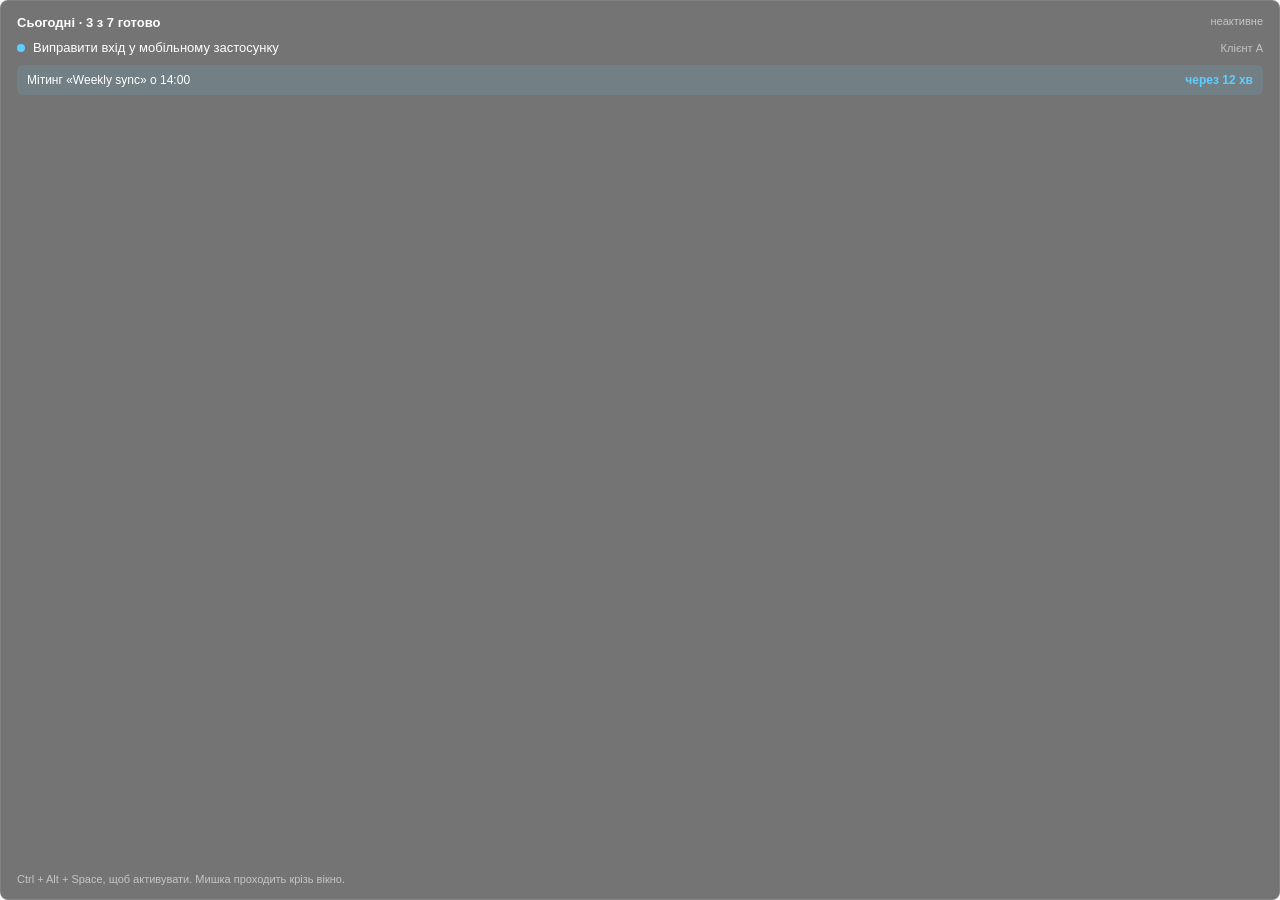
<file: prototypes/overlay/ui/index.html>
<!doctype html>
<html lang="uk">
<head>
<meta charset="utf-8">
<title>Sidekick</title>
<link rel="stylesheet" href="style.css">
</head>
<body>
<main class="panel" data-tauri-drag-region>
  <header data-tauri-drag-region>
    <b>Сьогодні · 3 з 7 готово</b><span id="state">неактивне</span>
  </header>
  <div class="task"><i></i><span>Виправити вхід у мобільному застосунку</span><small>Клієнт A</small></div>
  <div class="meeting"><span>Мітинг «Weekly sync» о 14:00</span><b>через 12 хв</b></div>
  <input placeholder="Нова задача… (перевірка фокусу і вводу)">
  <footer>Ctrl + Alt + Space, щоб активувати. Мишка проходить крізь вікно.</footer>
</main>
<script src="main.js"></script>
</body>
</html>
</file>
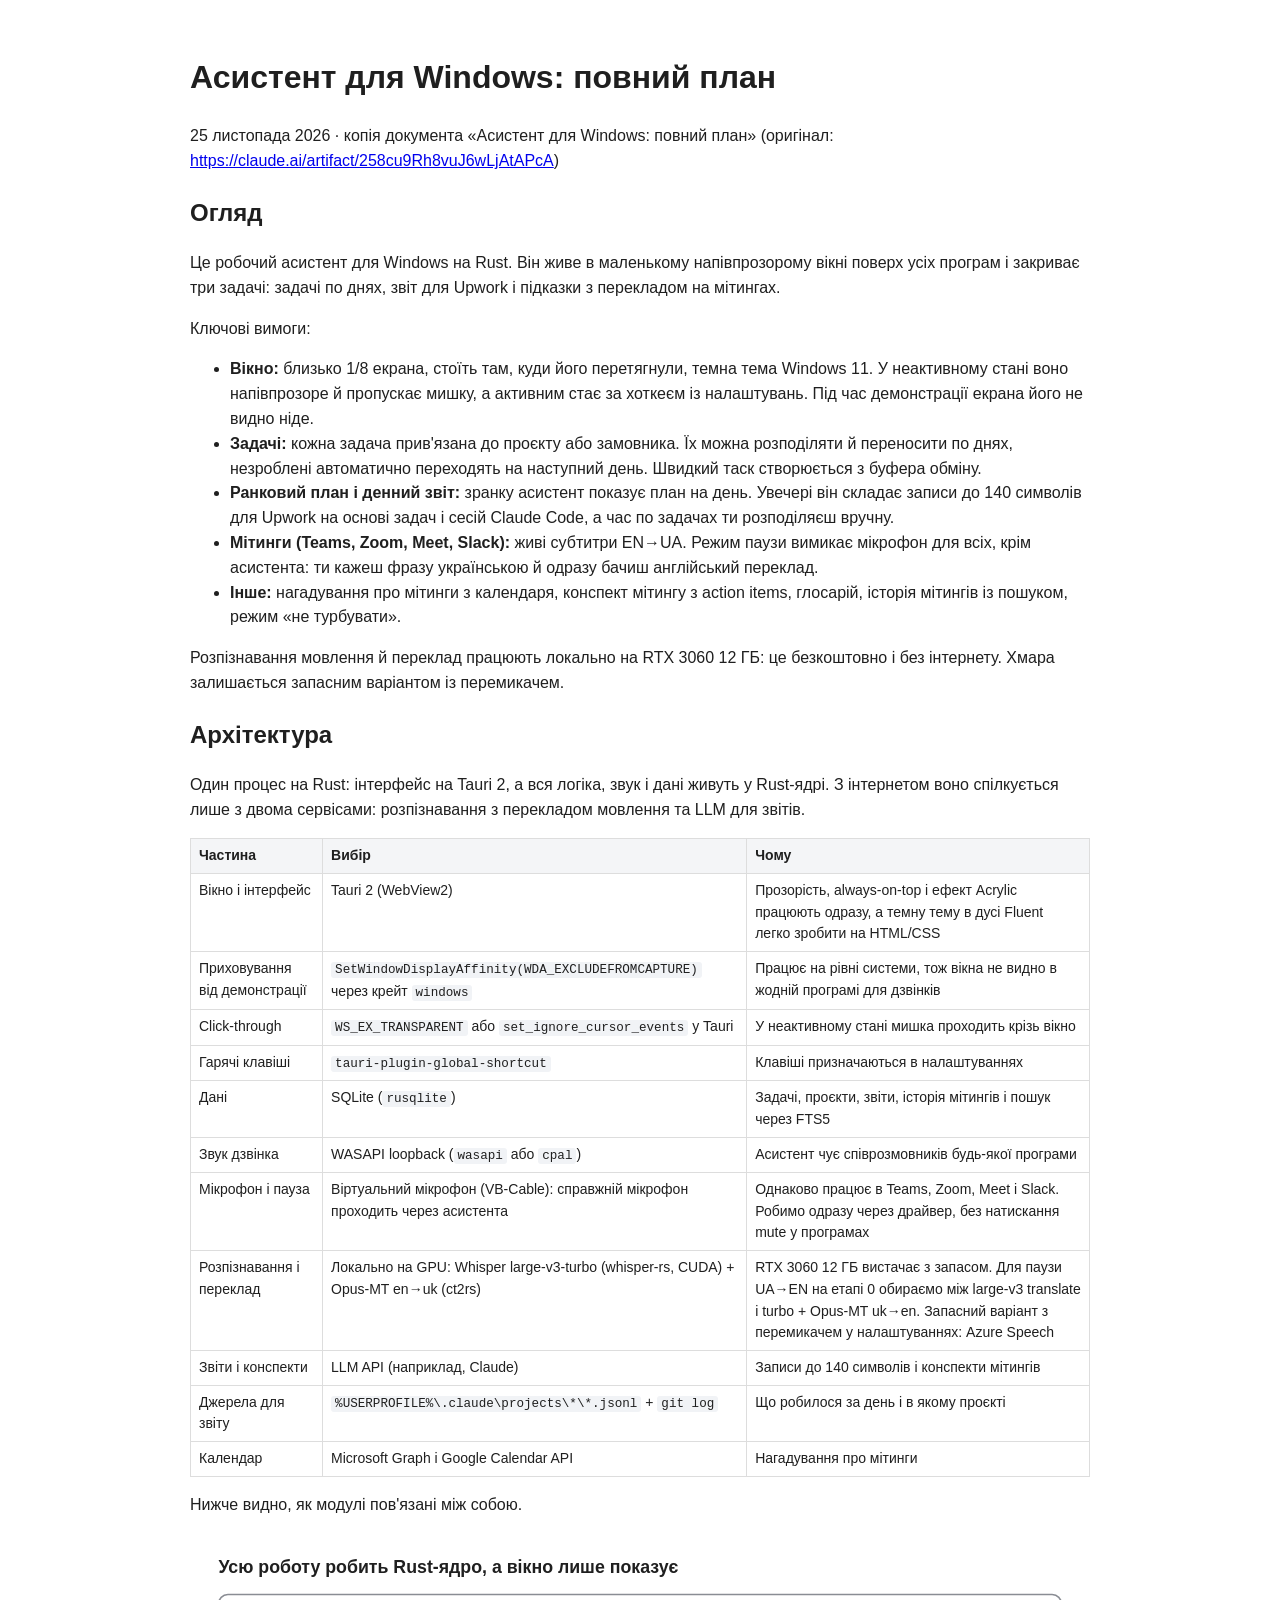
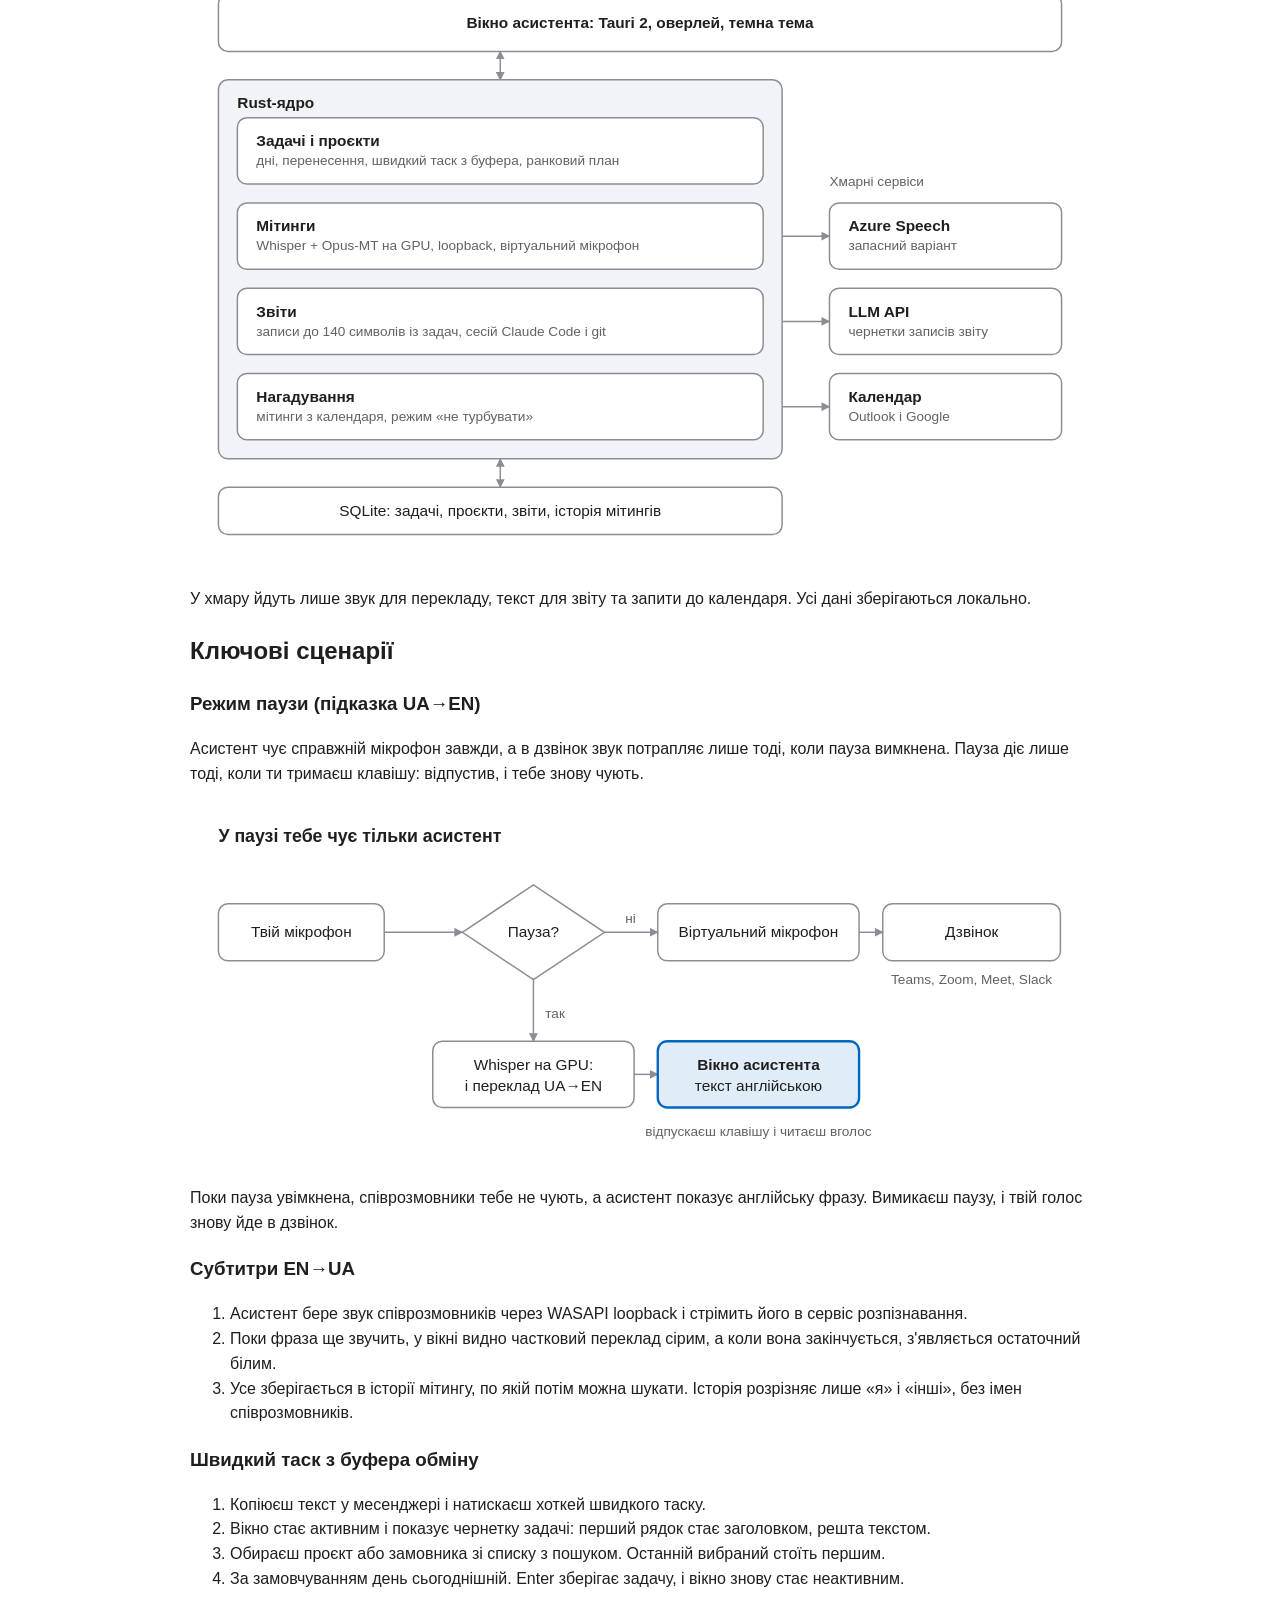
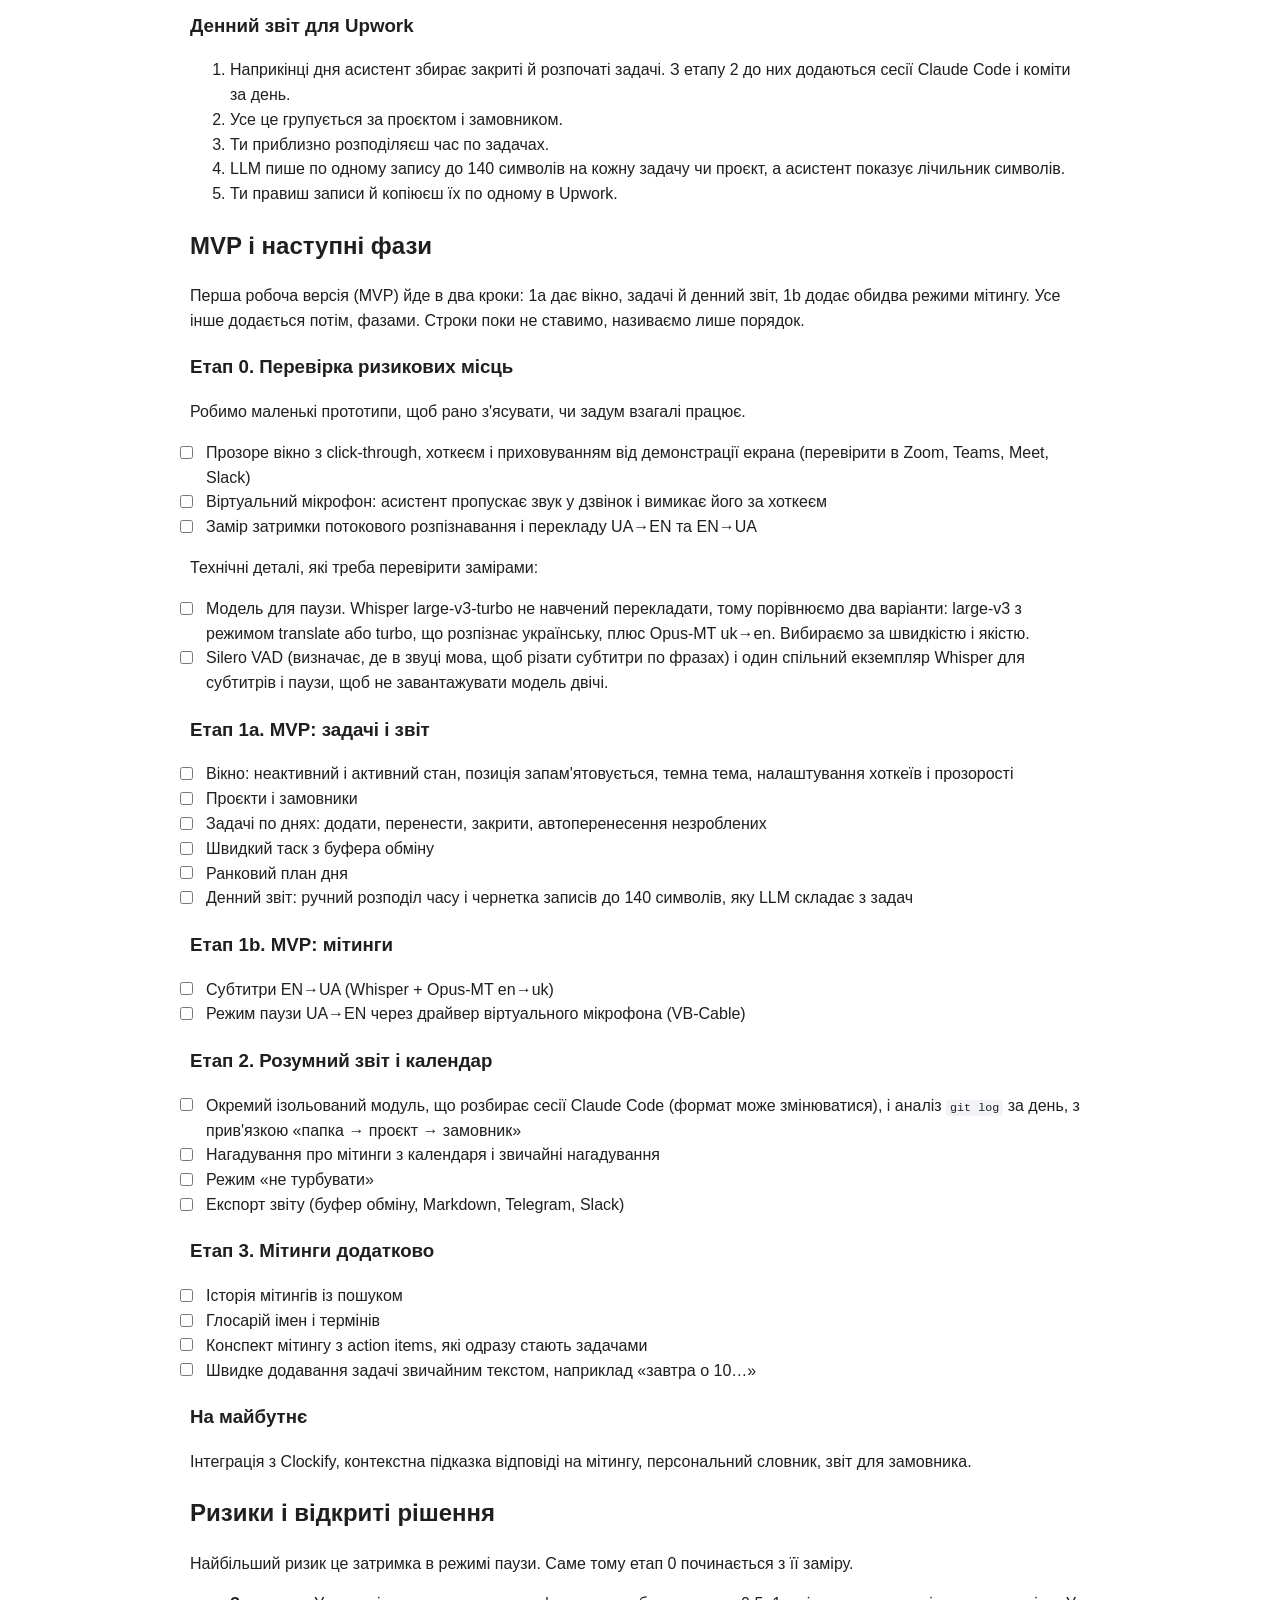
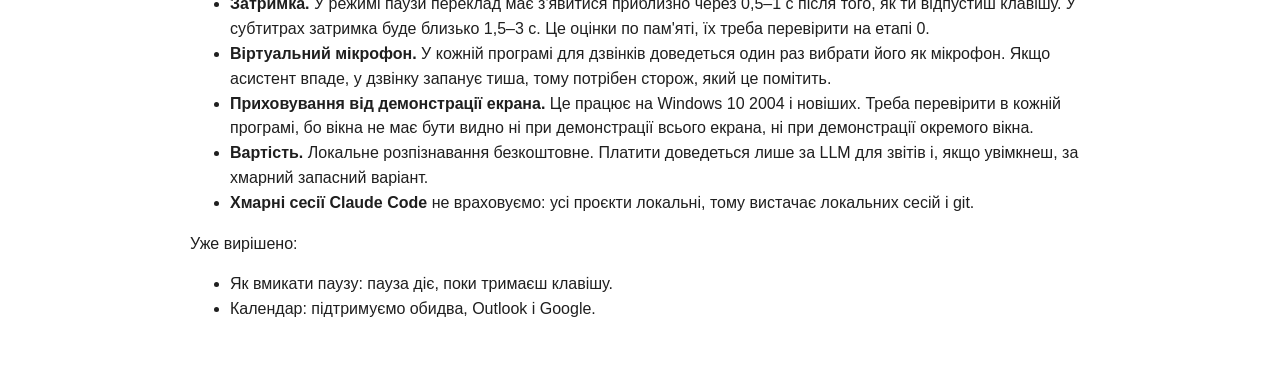
<file: docs/full-plan.html>
<!DOCTYPE html>
<html xmlns="http://www.w3.org/1999/xhtml" lang="uk" xml:lang="uk">
<head>
  <meta charset="utf-8" />
  <meta name="generator" content="pandoc" />
  <meta name="viewport" content="width=device-width, initial-scale=1.0, user-scalable=yes" />
  <title>Повний план асистента</title>
  <style>
code{white-space: pre-wrap;}
span.smallcaps{font-variant: small-caps;}
div.columns{display: flex; gap: min(4vw, 1.5em);}
div.column{flex: auto; overflow-x: auto;}
div.hanging-indent{margin-left: 1.5em; text-indent: -1.5em;}

ul.task-list[class]{list-style: none;}
ul.task-list li input[type="checkbox"] {
font-size: inherit;
width: 0.8em;
margin: 0 0.8em 0.2em -1.6em;
vertical-align: middle;
}
.display.math{display: block; text-align: center; margin: 0.5rem auto;}
</style>
  <style type="text/css">body{max-width:900px;margin:0 auto;padding:32px 20px;font-family:'Segoe UI',Inter,sans-serif;line-height:1.55;color:#1f1f1f;background:#fff}
table{border-collapse:collapse;width:100%;font-size:14px} th,td{border:1px solid #ddd;padding:6px 8px;vertical-align:top;text-align:left} th{background:#f4f5f7}
code{background:#f1f3f6;padding:1px 4px;border-radius:3px;font-size:90%} img{max-width:100%} ul.task-list{list-style:none;padding-left:1em}
</style>
</head>
<body>
<h1 id="асистент-для-windows-повний-план">Асистент для Windows: повний
план</h1>
<p>25 листопада 2026 · копія документа «Асистент для Windows: повний
план» (оригінал: <a href="https://claude.ai/artifact/258cu9Rh8vuJ6wLjAtAPcA">https://claude.ai/artifact/258cu9Rh8vuJ6wLjAtAPcA</a>)</p>
<h2 id="огляд">Огляд</h2>
<p>Це робочий асистент для Windows на Rust. Він живе в маленькому
напівпрозорому вікні поверх усіх програм і закриває три задачі: задачі
по днях, звіт для Upwork і підказки з перекладом на мітингах.</p>
<p>Ключові вимоги:</p>
<ul>
<li><strong>Вікно:</strong> близько 1/8 екрана, стоїть там, куди його
перетягнули, темна тема Windows 11. У неактивному стані воно
напівпрозоре й пропускає мишку, а активним стає за хоткеєм із
налаштувань. Під час демонстрації екрана його не видно ніде.</li>
<li><strong>Задачі:</strong> кожна задача прив&#39;язана до проєкту або
замовника. Їх можна розподіляти й переносити по днях, незроблені
автоматично переходять на наступний день. Швидкий таск створюється з
буфера обміну.</li>
<li><strong>Ранковий план і денний звіт:</strong> зранку асистент
показує план на день. Увечері він складає записи до 140 символів для
Upwork на основі задач і сесій Claude Code, а час по задачах ти
розподіляєш вручну.</li>
<li><strong>Мітинги (Teams, Zoom, Meet, Slack):</strong> живі субтитри
EN→UA. Режим паузи вимикає мікрофон для всіх, крім асистента: ти кажеш
фразу українською й одразу бачиш англійський переклад.</li>
<li><strong>Інше:</strong> нагадування про мітинги з календаря, конспект
мітингу з action items, глосарій, історія мітингів із пошуком, режим «не
турбувати».</li>
</ul>
<p>Розпізнавання мовлення й переклад працюють локально на RTX 3060 12
ГБ: це безкоштовно і без інтернету. Хмара залишається запасним варіантом
із перемикачем.</p>
<h2 id="архітектура">Архітектура</h2>
<p>Один процес на Rust: інтерфейс на Tauri 2, а вся логіка, звук і дані
живуть у Rust-ядрі. З інтернетом воно спілкується лише з двома
сервісами: розпізнавання з перекладом мовлення та LLM для звітів.</p>
<table>
<thead>
<tr class="header">
<th>Частина</th>
<th>Вибір</th>
<th>Чому</th>
</tr>
</thead>
<tbody>
<tr class="odd">
<td>Вікно і інтерфейс</td>
<td>Tauri 2 (WebView2)</td>
<td>Прозорість, always-on-top і ефект Acrylic працюють одразу, а темну
тему в дусі Fluent легко зробити на HTML/CSS</td>
</tr>
<tr class="even">
<td>Приховування від демонстрації</td>
<td><code>SetWindowDisplayAffinity(WDA_EXCLUDEFROMCAPTURE)</code> через
крейт <code>windows</code></td>
<td>Працює на рівні системи, тож вікна не видно в жодній програмі для
дзвінків</td>
</tr>
<tr class="odd">
<td>Click-through</td>
<td><code>WS_EX_TRANSPARENT</code> або
<code>set_ignore_cursor_events</code> у Tauri</td>
<td>У неактивному стані мишка проходить крізь вікно</td>
</tr>
<tr class="even">
<td>Гарячі клавіші</td>
<td><code>tauri-plugin-global-shortcut</code></td>
<td>Клавіші призначаються в налаштуваннях</td>
</tr>
<tr class="odd">
<td>Дані</td>
<td>SQLite (<code>rusqlite</code>)</td>
<td>Задачі, проєкти, звіти, історія мітингів і пошук через FTS5</td>
</tr>
<tr class="even">
<td>Звук дзвінка</td>
<td>WASAPI loopback (<code>wasapi</code> або <code>cpal</code>)</td>
<td>Асистент чує співрозмовників будь-якої програми</td>
</tr>
<tr class="odd">
<td>Мікрофон і пауза</td>
<td>Віртуальний мікрофон (VB-Cable): справжній мікрофон проходить через
асистента</td>
<td>Однаково працює в Teams, Zoom, Meet і Slack. Робимо одразу через
драйвер, без натискання mute у програмах</td>
</tr>
<tr class="even">
<td>Розпізнавання і переклад</td>
<td>Локально на GPU: Whisper large-v3-turbo (whisper-rs, CUDA) + Opus-MT
en→uk (ct2rs)</td>
<td>RTX 3060 12 ГБ вистачає з запасом. Для паузи UA→EN на етапі 0
обираємо між large-v3 translate і turbo + Opus-MT uk→en. Запасний
варіант з перемикачем у налаштуваннях: Azure Speech</td>
</tr>
<tr class="odd">
<td>Звіти і конспекти</td>
<td>LLM API (наприклад, Claude)</td>
<td>Записи до 140 символів і конспекти мітингів</td>
</tr>
<tr class="even">
<td>Джерела для звіту</td>
<td><code>%USERPROFILE%\.claude\projects\*\*.jsonl</code> +
<code>git log</code></td>
<td>Що робилося за день і в якому проєкті</td>
</tr>
<tr class="odd">
<td>Календар</td>
<td>Microsoft Graph і Google Calendar API</td>
<td>Нагадування про мітинги</td>
</tr>
</tbody>
</table>
<p>Нижче видно, як модулі пов&#39;язані між собою.</p>
<p><img src="[data-uri]" alt="Архітектура: 4 модулі ядра, 3 хмарні сервіси" /></p>
<p>У хмару йдуть лише звук для перекладу, текст для звіту та запити до
календаря. Усі дані зберігаються локально.</p>
<h2 id="ключові-сценарії">Ключові сценарії</h2>
<h3 id="режим-паузи-підказка-uaen">Режим паузи (підказка UA→EN)</h3>
<p>Асистент чує справжній мікрофон завжди, а в дзвінок звук потрапляє
лише тоді, коли пауза вимкнена. Пауза діє лише тоді, коли ти тримаєш
клавішу: відпустив, і тебе знову чують.</p>
<p><img src="[data-uri]" alt="Режим паузи: шлях звуку" /></p>
<p>Поки пауза увімкнена, співрозмовники тебе не чують, а асистент
показує англійську фразу. Вимикаєш паузу, і твій голос знову йде в
дзвінок.</p>
<h3 id="субтитри-enua">Субтитри EN→UA</h3>
<ol type="1">
<li>Асистент бере звук співрозмовників через WASAPI loopback і стрімить
його в сервіс розпізнавання.</li>
<li>Поки фраза ще звучить, у вікні видно частковий переклад сірим, а
коли вона закінчується, з&#39;являється остаточний білим.</li>
<li>Усе зберігається в історії мітингу, по якій потім можна шукати.
Історія розрізняє лише «я» і «інші», без імен співрозмовників.</li>
</ol>
<h3 id="швидкий-таск-з-буфера-обміну">Швидкий таск з буфера обміну</h3>
<ol type="1">
<li>Копіюєш текст у месенджері і натискаєш хоткей швидкого таску.</li>
<li>Вікно стає активним і показує чернетку задачі: перший рядок стає
заголовком, решта текстом.</li>
<li>Обираєш проєкт або замовника зі списку з пошуком. Останній вибраний
стоїть першим.</li>
<li>За замовчуванням день сьогоднішній. Enter зберігає задачу, і вікно
знову стає неактивним.</li>
</ol>
<h3 id="денний-звіт-для-upwork">Денний звіт для Upwork</h3>
<ol type="1">
<li>Наприкінці дня асистент збирає закриті й розпочаті задачі. З етапу 2
до них додаються сесії Claude Code і коміти за день.</li>
<li>Усе це групується за проєктом і замовником.</li>
<li>Ти приблизно розподіляєш час по задачах.</li>
<li>LLM пише по одному запису до 140 символів на кожну задачу чи проєкт,
а асистент показує лічильник символів.</li>
<li>Ти правиш записи й копіюєш їх по одному в Upwork.</li>
</ol>
<h2 id="mvp-і-наступні-фази">MVP і наступні фази</h2>
<p>Перша робоча версія (MVP) йде в два кроки: 1a дає вікно, задачі й
денний звіт, 1b додає обидва режими мітингу. Усе інше додається потім,
фазами. Строки поки не ставимо, називаємо лише порядок.</p>
<h3 id="етап-0-перевірка-ризикових-місць">Етап 0. Перевірка ризикових
місць</h3>
<p>Робимо маленькі прототипи, щоб рано з&#39;ясувати, чи задум взагалі
працює.</p>
<ul class="task-list">
<li><label><input type="checkbox"></input>Прозоре вікно з click-through,
хоткеєм і приховуванням від демонстрації екрана (перевірити в Zoom,
Teams, Meet, Slack)</label></li>
<li><label><input type="checkbox"></input>Віртуальний мікрофон: асистент
пропускає звук у дзвінок і вимикає його за хоткеєм</label></li>
<li><label><input type="checkbox"></input>Замір затримки потокового
розпізнавання і перекладу UA→EN та EN→UA</label></li>
</ul>
<p>Технічні деталі, які треба перевірити замірами:</p>
<ul class="task-list">
<li><label><input type="checkbox"></input>Модель для паузи. Whisper
large-v3-turbo не навчений перекладати, тому порівнюємо два варіанти:
large-v3 з режимом translate або turbo, що розпізнає українську, плюс
Opus-MT uk→en. Вибираємо за швидкістю і якістю.</label></li>
<li><label><input type="checkbox"></input>Silero VAD (визначає, де в звуці
мова, щоб різати субтитри по фразах) і один спільний екземпляр Whisper
для субтитрів і паузи, щоб не завантажувати модель двічі.</label></li>
</ul>
<h3 id="етап-1a-mvp-задачі-і-звіт">Етап 1a. MVP: задачі і звіт</h3>
<ul class="task-list">
<li><label><input type="checkbox"></input>Вікно: неактивний і активний стан,
позиція запам&#39;ятовується, темна тема, налаштування хоткеїв і
прозорості</label></li>
<li><label><input type="checkbox"></input>Проєкти і замовники</label></li>
<li><label><input type="checkbox"></input>Задачі по днях: додати, перенести,
закрити, автоперенесення незроблених</label></li>
<li><label><input type="checkbox"></input>Швидкий таск з буфера
обміну</label></li>
<li><label><input type="checkbox"></input>Ранковий план дня</label></li>
<li><label><input type="checkbox"></input>Денний звіт: ручний розподіл часу і
чернетка записів до 140 символів, яку LLM складає з задач</label></li>
</ul>
<h3 id="етап-1b-mvp-мітинги">Етап 1b. MVP: мітинги</h3>
<ul class="task-list">
<li><label><input type="checkbox"></input>Субтитри EN→UA (Whisper + Opus-MT
en→uk)</label></li>
<li><label><input type="checkbox"></input>Режим паузи UA→EN через драйвер
віртуального мікрофона (VB-Cable)</label></li>
</ul>
<h3 id="етап-2-розумний-звіт-і-календар">Етап 2. Розумний звіт і
календар</h3>
<ul class="task-list">
<li><label><input type="checkbox"></input>Окремий ізольований модуль, що
розбирає сесії Claude Code (формат може змінюватися), і аналіз
<code>git log</code> за день, з прив&#39;язкою «папка → проєкт →
замовник»</label></li>
<li><label><input type="checkbox"></input>Нагадування про мітинги з календаря
і звичайні нагадування</label></li>
<li><label><input type="checkbox"></input>Режим «не турбувати»</label></li>
<li><label><input type="checkbox"></input>Експорт звіту (буфер обміну,
Markdown, Telegram, Slack)</label></li>
</ul>
<h3 id="етап-3-мітинги-додатково">Етап 3. Мітинги додатково</h3>
<ul class="task-list">
<li><label><input type="checkbox"></input>Історія мітингів із
пошуком</label></li>
<li><label><input type="checkbox"></input>Глосарій імен і
термінів</label></li>
<li><label><input type="checkbox"></input>Конспект мітингу з action items, які
одразу стають задачами</label></li>
<li><label><input type="checkbox"></input>Швидке додавання задачі звичайним
текстом, наприклад «завтра о 10…»</label></li>
</ul>
<h3 id="на-майбутнє">На майбутнє</h3>
<p>Інтеграція з Clockify, контекстна підказка відповіді на мітингу,
персональний словник, звіт для замовника.</p>
<h2 id="ризики-і-відкриті-рішення">Ризики і відкриті рішення</h2>
<p>Найбільший ризик це затримка в режимі паузи. Саме тому етап 0
починається з її заміру.</p>
<ul>
<li><strong>Затримка.</strong> У режимі паузи переклад має з&#39;явитися
приблизно через 0,5–1 с після того, як ти відпустиш клавішу. У субтитрах
затримка буде близько 1,5–3 с. Це оцінки по пам&#39;яті, їх треба перевірити
на етапі 0.</li>
<li><strong>Віртуальний мікрофон.</strong> У кожній програмі для
дзвінків доведеться один раз вибрати його як мікрофон. Якщо асистент
впаде, у дзвінку запанує тиша, тому потрібен сторож, який це
помітить.</li>
<li><strong>Приховування від демонстрації екрана.</strong> Це працює на
Windows 10 2004 і новіших. Треба перевірити в кожній програмі, бо вікна
не має бути видно ні при демонстрації всього екрана, ні при демонстрації
окремого вікна.</li>
<li><strong>Вартість.</strong> Локальне розпізнавання безкоштовне.
Платити доведеться лише за LLM для звітів і, якщо увімкнеш, за хмарний
запасний варіант.</li>
<li><strong>Хмарні сесії Claude Code</strong> не враховуємо: усі проєкти
локальні, тому вистачає локальних сесій і git.</li>
</ul>
<p>Уже вирішено:</p>
<ul>
<li>Як вмикати паузу: пауза діє, поки тримаєш клавішу.</li>
<li>Календар: підтримуємо обидва, Outlook і Google.</li>
</ul>
</body>
</html>
</file>
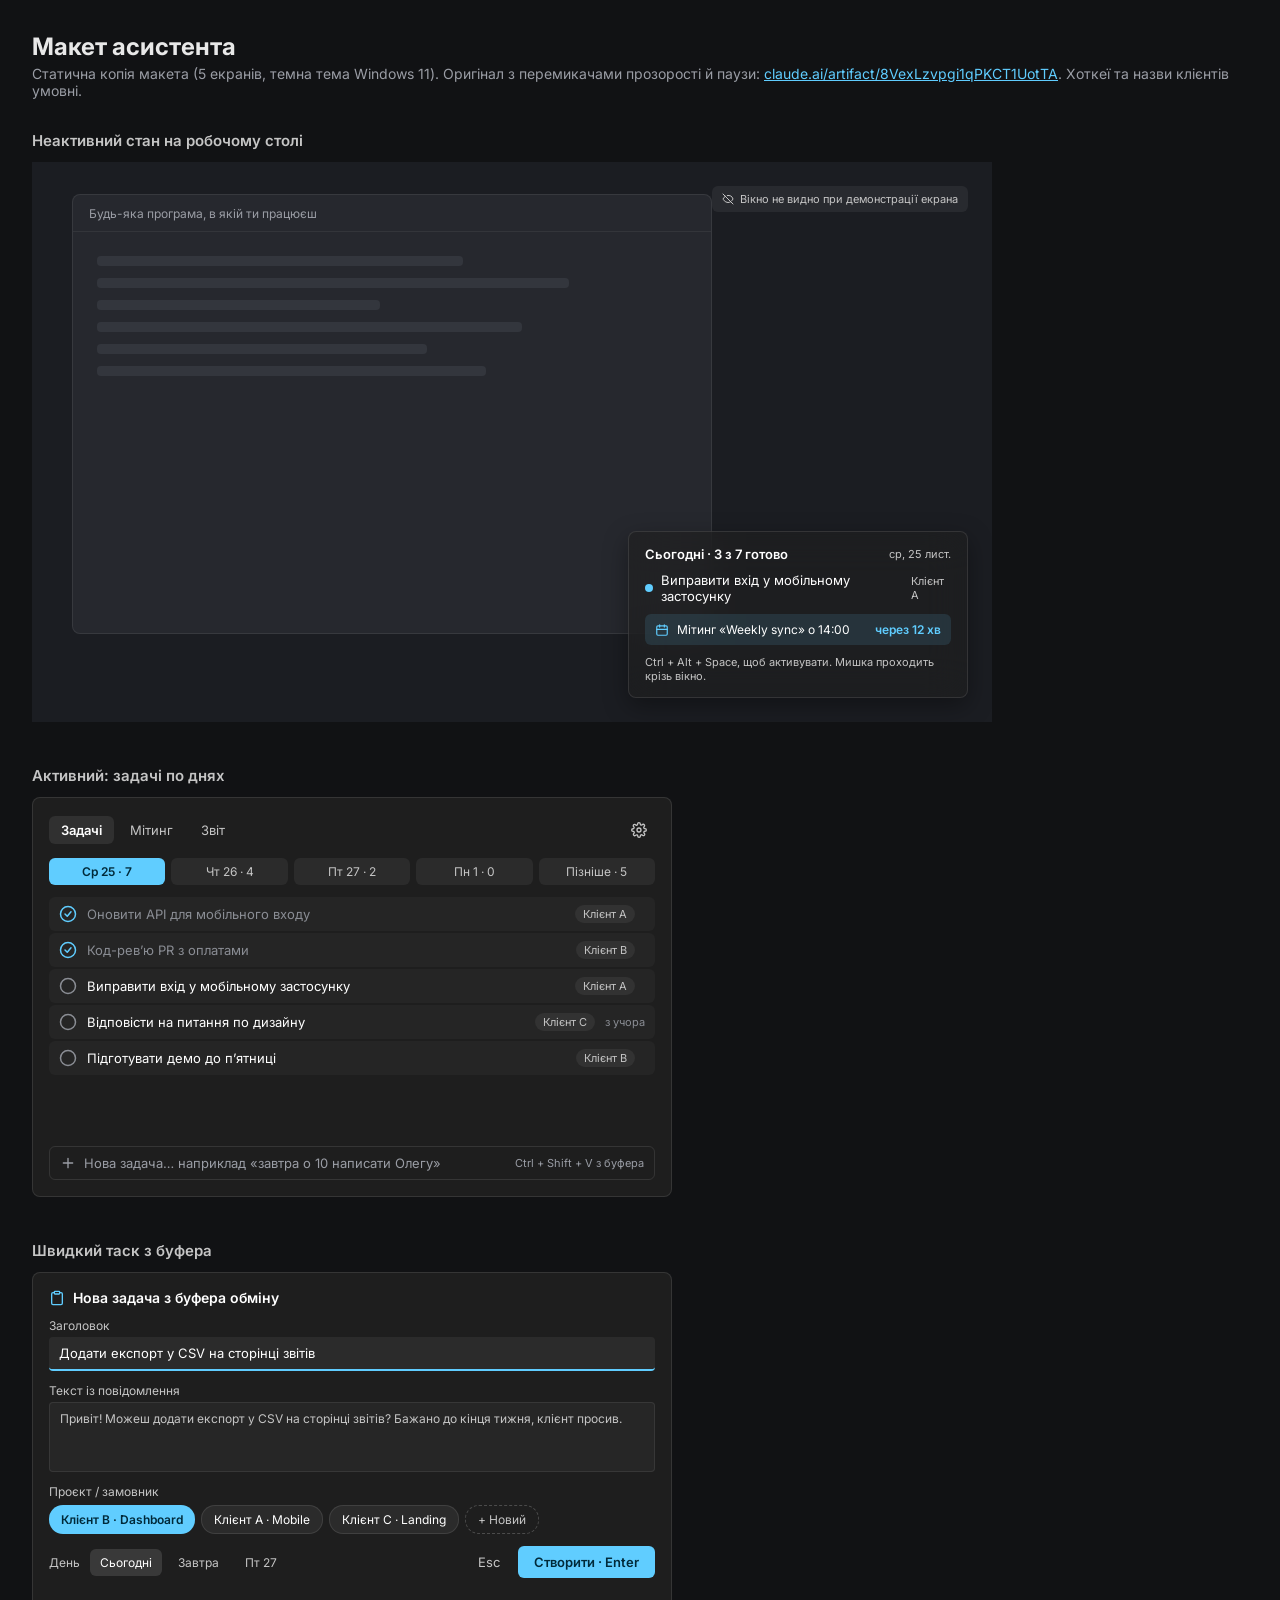
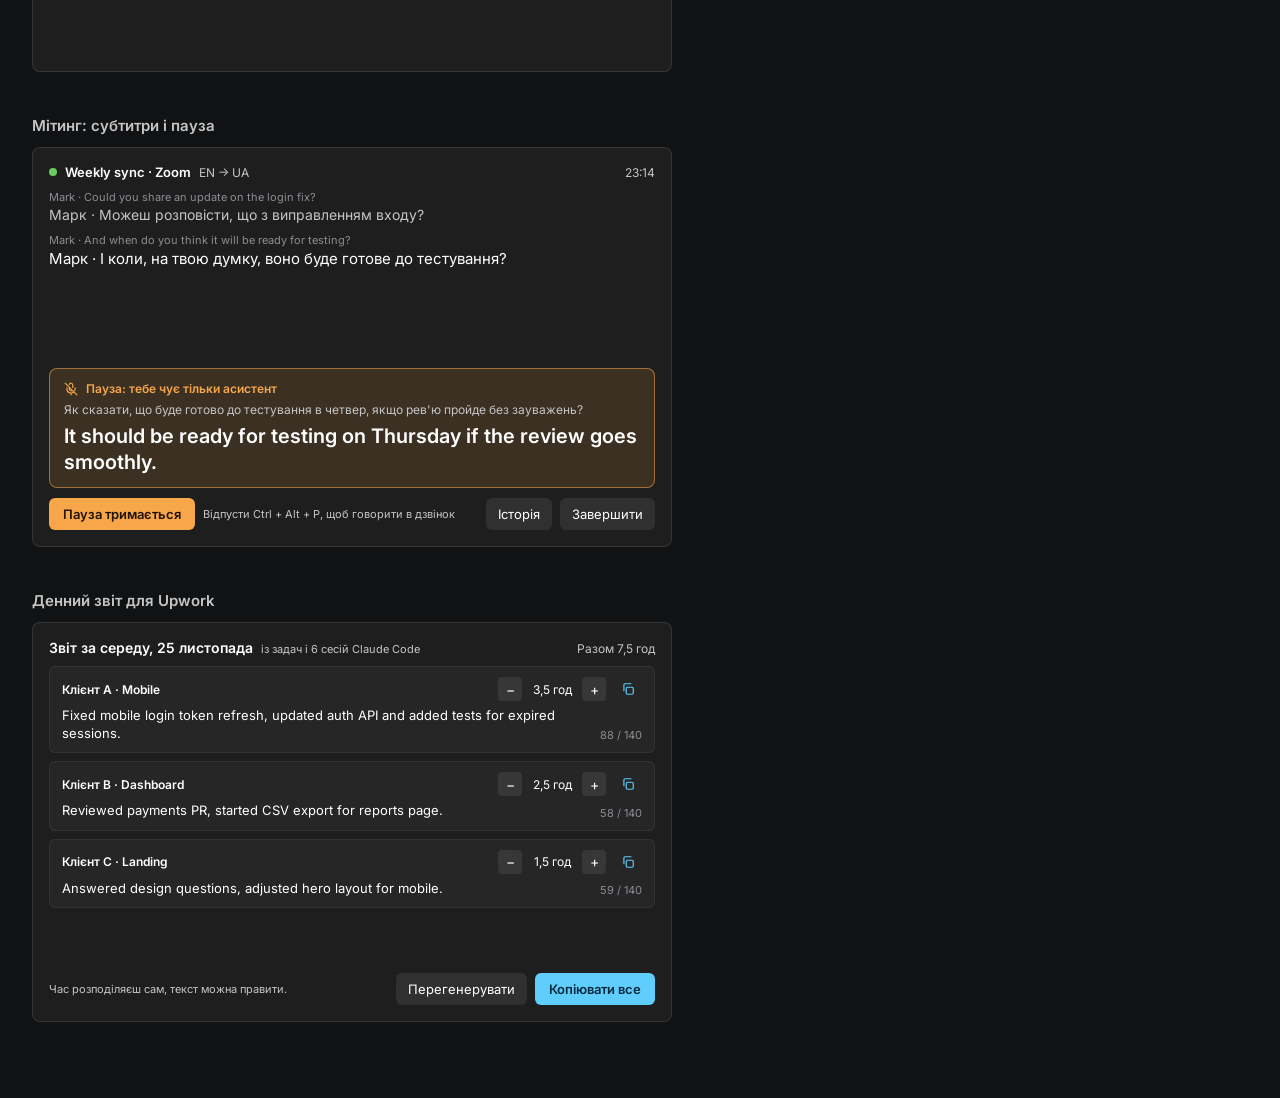
<file: docs/mockup/mockup.html>
<!doctype html>
<html lang="uk"><head><meta charset="utf-8"><meta name="viewport" content="width=device-width, initial-scale=1">
<title>Макет асистента</title>
<link href="https://fonts.googleapis.com/css2?family=Inter:wght@400;500;600&display=swap" rel="stylesheet">
<style>
body{margin:0;background:#111214;color:#e8e8e8;font-family:'Segoe UI',Inter,sans-serif;padding:32px}
h1{font-size:24px;margin:0 0 4px} p.sub{color:#9a9da5;margin:0 0 32px;font-size:14px}
section{margin-bottom:40px} h2{font-size:15px;font-weight:600;color:#c5c5c5;margin:0 0 12px}
.board{display:inline-block;overflow:auto;max-width:100%}
a{color:#60cdff}
</style></head><body>
<h1>Макет асистента</h1>
<p class="sub">Статична копія макета (5 екранів, темна тема Windows 11). Оригінал з перемикачами прозорості й паузи: <a href="https://claude.ai/artifact/8VexLzvpgi1qPKCT1UotTA">claude.ai/artifact/8VexLzvpgi1qPKCT1UotTA</a>. Хоткеї та назви клієнтів умовні.</p>
<section><h2>Неактивний стан на робочому столі</h2><div class="board">

<div style="width: 960px; height: 560px; box-sizing: border-box; position: relative; overflow: hidden; background: #1b1d22; font-family: 'Segoe UI Variable', 'Segoe UI', Inter, sans-serif; color: #ffffff;">
  <div style="position: absolute; left: 40px; top: 32px; width: 640px; height: 440px; box-sizing: border-box; border-radius: 8px; background: #26282e; border: 1px solid rgba(255,255,255,0.08); display: flex; flex-direction: column;">
    <div style="height: 36px; display: flex; align-items: center; gap: 8px; padding: 0 16px; border-bottom: 1px solid rgba(255,255,255,0.06); font-size: 12px; color: #9a9da5;">Будь-яка програма, в якій ти працюєш</div>
    <div style="padding: 24px; display: flex; flex-direction: column; gap: 12px;">
      <div style="height: 10px; width: 62%; border-radius: 4px; background: #33363d;"></div>
      <div style="height: 10px; width: 80%; border-radius: 4px; background: #33363d;"></div>
      <div style="height: 10px; width: 48%; border-radius: 4px; background: #33363d;"></div>
      <div style="height: 10px; width: 72%; border-radius: 4px; background: #33363d;"></div>
      <div style="height: 10px; width: 56%; border-radius: 4px; background: #33363d;"></div>
      <div style="height: 10px; width: 66%; border-radius: 4px; background: #33363d;"></div>
    </div>
  </div>
  <div style="position: absolute; right: 24px; bottom: 24px; width: 340px; box-sizing: border-box; padding: 14px 16px; border-radius: 8px; background: rgba(32,32,32,0.62); backdrop-filter: blur(20px); border: 1px solid rgba(255,255,255,0.10); display: flex; flex-direction: column; gap: 10px; box-shadow: 0 8px 24px rgba(0,0,0,0.35);">
    <div style="display: flex; align-items: center; justify-content: space-between;">
      <span style="font-size: 13px; font-weight: 600;">Сьогодні · 3 з 7 готово</span>
      <span style="font-size: 11px; color: #c5c5c5;">ср, 25 лист.</span>
    </div>
    <div style="display: flex; align-items: center; gap: 8px; font-size: 13px;">
      <span style="width: 8px; height: 8px; border-radius: 4px; background: #60cdff; flex-shrink: 0;"></span>
      <span style="flex-grow: 1;">Виправити вхід у мобільному застосунку</span>
      <span style="font-size: 11px; color: #c5c5c5;">Клієнт A</span>
    </div>
    <div style="display: flex; align-items: center; gap: 8px; padding: 8px 10px; border-radius: 6px; background: rgba(96,205,255,0.12); font-size: 12px;">
      <svg width="14" height="14" viewBox="0 0 24 24" fill="none" stroke="#60cdff" stroke-width="2" stroke-linecap="round" stroke-linejoin="round" aria-hidden="true"><rect x="3" y="5" width="18" height="16" rx="2"></rect><path d="M16 3v4M8 3v4M3 11h18"></path></svg>
      <span style="flex-grow: 1;">Мітинг «Weekly sync» о 14:00</span>
      <span style="color: #60cdff; font-weight: 600;">через 12 хв</span>
    </div>
    <div style="font-size: 11px; color: #c5c5c5;">Ctrl + Alt + Space, щоб активувати. Мишка проходить крізь вікно.</div>
  </div>
  <div style="position: absolute; right: 24px; top: 24px; display: flex; align-items: center; gap: 6px; padding: 6px 10px; border-radius: 6px; background: rgba(255,255,255,0.06); font-size: 11px; color: #c5c5c5;">
    <svg width="12" height="12" viewBox="0 0 24 24" fill="none" stroke="#c5c5c5" stroke-width="2" stroke-linecap="round" stroke-linejoin="round" aria-hidden="true"><path d="M2 2l20 20M10.6 5.1A10 10 0 0 1 22 12a13 13 0 0 1-3 4M6.6 6.6A13 13 0 0 0 2 12s3.6 7 10 7a9.7 9.7 0 0 0 5.4-1.6"></path></svg>
    Вікно не видно при демонстрації екрана
  </div>
</div>
</div></section><section><h2>Активний: задачі по днях</h2><div class="board">

<div style="width: 640px; height: 400px; box-sizing: border-box; padding: 16px; display: flex; flex-direction: column; gap: 12px; border-radius: 8px; background: rgba(32,32,32,0.96); border: 1px solid rgba(255,255,255,0.10); font-family: 'Segoe UI Variable', 'Segoe UI', Inter, sans-serif; color: #ffffff;">
  <div style="display: flex; align-items: center; gap: 4px;">
    <button style="font: inherit; font-size: 13px; font-weight: 600; color: #ffffff; background: rgba(255,255,255,0.08); border: 0; border-radius: 6px; padding: 6px 12px;">Задачі</button>
    <button style="font: inherit; font-size: 13px; color: #c5c5c5; background: transparent; border: 0; border-radius: 6px; padding: 6px 12px;">Мітинг</button>
    <button style="font: inherit; font-size: 13px; color: #c5c5c5; background: transparent; border: 0; border-radius: 6px; padding: 6px 12px;">Звіт</button>
    <span style="flex-grow: 1;"></span>
    <button aria-label="Налаштування" style="width: 32px; height: 32px; display: flex; align-items: center; justify-content: center; background: transparent; border: 0; border-radius: 6px;"><svg width="16" height="16" viewBox="0 0 24 24" fill="none" stroke="#c5c5c5" stroke-width="2" stroke-linecap="round" stroke-linejoin="round" aria-hidden="true"><circle cx="12" cy="12" r="3"></circle><path d="M19.4 15a1.7 1.7 0 0 0 .3 1.8l.1.1a2 2 0 1 1-2.8 2.8l-.1-.1a1.7 1.7 0 0 0-2.8 1.2V21a2 2 0 1 1-4 0v-.1a1.7 1.7 0 0 0-2.8-1.2l-.1.1a2 2 0 1 1-2.8-2.8l.1-.1a1.7 1.7 0 0 0-1.2-2.8H3a2 2 0 1 1 0-4h.1a1.7 1.7 0 0 0 1.2-2.8l-.1-.1a2 2 0 1 1 2.8-2.8l.1.1a1.7 1.7 0 0 0 2.8-1.2V3a2 2 0 1 1 4 0v.1a1.7 1.7 0 0 0 2.8 1.2l.1-.1a2 2 0 1 1 2.8 2.8l-.1.1a1.7 1.7 0 0 0 1.2 2.8H21a2 2 0 1 1 0 4h-.1a1.7 1.7 0 0 0-1.5 1z"></path></svg></button>
  </div>
  <div style="display: grid; grid-template-columns: repeat(5, minmax(0, 1fr)); gap: 6px;">
    <div style="padding: 6px 8px; border-radius: 6px; background: #60cdff; color: #002a3a; font-size: 12px; font-weight: 600; text-align: center;">Ср 25 · 7</div>
    <div style="padding: 6px 8px; border-radius: 6px; background: rgba(255,255,255,0.06); color: #c5c5c5; font-size: 12px; text-align: center;">Чт 26 · 4</div>
    <div style="padding: 6px 8px; border-radius: 6px; background: rgba(255,255,255,0.06); color: #c5c5c5; font-size: 12px; text-align: center;">Пт 27 · 2</div>
    <div style="padding: 6px 8px; border-radius: 6px; background: rgba(255,255,255,0.06); color: #c5c5c5; font-size: 12px; text-align: center;">Пн 1 · 0</div>
    <div style="padding: 6px 8px; border-radius: 6px; background: rgba(255,255,255,0.06); color: #c5c5c5; font-size: 12px; text-align: center;">Пізніше · 5</div>
  </div>
  <div style="display: flex; flex-direction: column; gap: 2px; flex-grow: 1;">
    
      <div style="display: flex; align-items: center; gap: 10px; padding: 8px 10px; border-radius: 6px; background: rgba(255,255,255,0.03);">
        
          <svg width="18" height="18" viewBox="0 0 24 24" fill="none" stroke="#60cdff" stroke-width="2" stroke-linecap="round" stroke-linejoin="round" aria-hidden="true"><circle cx="12" cy="12" r="10"></circle><path d="M8 12l3 3 5-6"></path></svg>
        
        
        <span style="flex-grow: 1; font-size: 13px; color: #8a8d94;">Оновити API для мобільного входу</span>
        <span style="font-size: 11px; color: #c5c5c5; padding: 2px 8px; border-radius: 10px; background: rgba(255,255,255,0.06);">Клієнт A</span>
        <span style="font-size: 11px; color: #8a8d94;"></span>
      </div>
    
      <div style="display: flex; align-items: center; gap: 10px; padding: 8px 10px; border-radius: 6px; background: rgba(255,255,255,0.03);">
        
          <svg width="18" height="18" viewBox="0 0 24 24" fill="none" stroke="#60cdff" stroke-width="2" stroke-linecap="round" stroke-linejoin="round" aria-hidden="true"><circle cx="12" cy="12" r="10"></circle><path d="M8 12l3 3 5-6"></path></svg>
        
        
        <span style="flex-grow: 1; font-size: 13px; color: #8a8d94;">Код-рев’ю PR з оплатами</span>
        <span style="font-size: 11px; color: #c5c5c5; padding: 2px 8px; border-radius: 10px; background: rgba(255,255,255,0.06);">Клієнт B</span>
        <span style="font-size: 11px; color: #8a8d94;"></span>
      </div>
    
      <div style="display: flex; align-items: center; gap: 10px; padding: 8px 10px; border-radius: 6px; background: rgba(255,255,255,0.03);">
        
        
          <svg width="18" height="18" viewBox="0 0 24 24" fill="none" stroke="#8a8d94" stroke-width="2" aria-hidden="true"><circle cx="12" cy="12" r="10"></circle></svg>
        
        <span style="flex-grow: 1; font-size: 13px; color: #ffffff;">Виправити вхід у мобільному застосунку</span>
        <span style="font-size: 11px; color: #c5c5c5; padding: 2px 8px; border-radius: 10px; background: rgba(255,255,255,0.06);">Клієнт A</span>
        <span style="font-size: 11px; color: #8a8d94;"></span>
      </div>
    
      <div style="display: flex; align-items: center; gap: 10px; padding: 8px 10px; border-radius: 6px; background: rgba(255,255,255,0.03);">
        
        
          <svg width="18" height="18" viewBox="0 0 24 24" fill="none" stroke="#8a8d94" stroke-width="2" aria-hidden="true"><circle cx="12" cy="12" r="10"></circle></svg>
        
        <span style="flex-grow: 1; font-size: 13px; color: #ffffff;">Відповісти на питання по дизайну</span>
        <span style="font-size: 11px; color: #c5c5c5; padding: 2px 8px; border-radius: 10px; background: rgba(255,255,255,0.06);">Клієнт C</span>
        <span style="font-size: 11px; color: #8a8d94;">з учора</span>
      </div>
    
      <div style="display: flex; align-items: center; gap: 10px; padding: 8px 10px; border-radius: 6px; background: rgba(255,255,255,0.03);">
        
        
          <svg width="18" height="18" viewBox="0 0 24 24" fill="none" stroke="#8a8d94" stroke-width="2" aria-hidden="true"><circle cx="12" cy="12" r="10"></circle></svg>
        
        <span style="flex-grow: 1; font-size: 13px; color: #ffffff;">Підготувати демо до п’ятниці</span>
        <span style="font-size: 11px; color: #c5c5c5; padding: 2px 8px; border-radius: 10px; background: rgba(255,255,255,0.06);">Клієнт B</span>
        <span style="font-size: 11px; color: #8a8d94;"></span>
      </div>
    
  </div>
  <div style="display: flex; align-items: center; gap: 8px; padding: 8px 10px; border-radius: 6px; border: 1px solid rgba(255,255,255,0.10); font-size: 13px; color: #9a9da5;">
    <svg width="16" height="16" viewBox="0 0 24 24" fill="none" stroke="#9a9da5" stroke-width="2" stroke-linecap="round" aria-hidden="true"><path d="M12 5v14M5 12h14"></path></svg>
    <span style="flex-grow: 1;">Нова задача… наприклад «завтра о 10 написати Олегу»</span>
    <span style="font-size: 11px;">Ctrl + Shift + V з буфера</span>
  </div>
</div>
</div></section><section><h2>Швидкий таск з буфера</h2><div class="board">

<div style="width: 640px; height: 400px; box-sizing: border-box; padding: 16px; display: flex; flex-direction: column; gap: 12px; border-radius: 8px; background: rgba(32,32,32,0.96); border: 1px solid rgba(255,255,255,0.10); font-family: 'Segoe UI Variable', 'Segoe UI', Inter, sans-serif; color: #ffffff;">
  <div style="display: flex; align-items: center; gap: 8px;">
    <svg width="16" height="16" viewBox="0 0 24 24" fill="none" stroke="#60cdff" stroke-width="2" stroke-linecap="round" stroke-linejoin="round" aria-hidden="true"><rect x="8" y="2" width="8" height="4" rx="1"></rect><path d="M16 4h2a2 2 0 0 1 2 2v14a2 2 0 0 1-2 2H6a2 2 0 0 1-2-2V6a2 2 0 0 1 2-2h2"></path></svg>
    <span style="font-size: 14px; font-weight: 600;">Нова задача з буфера обміну</span>
  </div>
  <label style="display: flex; flex-direction: column; gap: 4px; font-size: 12px; color: #c5c5c5;">Заголовок
    <input value="Додати експорт у CSV на сторінці звітів" style="font: inherit; font-size: 13px; color: #ffffff; background: rgba(255,255,255,0.06); border: 0; border-bottom: 2px solid #60cdff; border-radius: 4px; padding: 8px 10px;">
  </label>
  <label style="display: flex; flex-direction: column; gap: 4px; font-size: 12px; color: #c5c5c5;">Текст із повідомлення
    <textarea style="font: inherit; font-size: 12px; line-height: 1.4; color: #c5c5c5; background: rgba(255,255,255,0.04); border: 1px solid rgba(255,255,255,0.08); border-radius: 4px; padding: 8px 10px; height: 52px; resize: none;">Привіт! Можеш додати експорт у CSV на сторінці звітів? Бажано до кінця тижня, клієнт просив.</textarea>
  </label>
  <div style="display: flex; flex-direction: column; gap: 6px;">
    <span style="font-size: 12px; color: #c5c5c5;">Проєкт / замовник</span>
    <div style="display: flex; flex-wrap: wrap; gap: 6px;">
      <button style="font: inherit; font-size: 12px; font-weight: 600; color: #002a3a; background: #60cdff; border: 0; border-radius: 14px; padding: 6px 12px;">Клієнт B · Dashboard</button>
      <button style="font: inherit; font-size: 12px; color: #ffffff; background: rgba(255,255,255,0.06); border: 1px solid rgba(255,255,255,0.10); border-radius: 14px; padding: 6px 12px;">Клієнт A · Mobile</button>
      <button style="font: inherit; font-size: 12px; color: #ffffff; background: rgba(255,255,255,0.06); border: 1px solid rgba(255,255,255,0.10); border-radius: 14px; padding: 6px 12px;">Клієнт C · Landing</button>
      <button style="font: inherit; font-size: 12px; color: #c5c5c5; background: transparent; border: 1px dashed rgba(255,255,255,0.20); border-radius: 14px; padding: 6px 12px;">+ Новий</button>
    </div>
  </div>
  <div style="display: flex; align-items: center; gap: 6px;">
    <span style="font-size: 12px; color: #c5c5c5; margin-right: 4px;">День</span>
    <button style="font: inherit; font-size: 12px; color: #ffffff; background: rgba(255,255,255,0.12); border: 0; border-radius: 6px; padding: 6px 10px;">Сьогодні</button>
    <button style="font: inherit; font-size: 12px; color: #c5c5c5; background: transparent; border: 0; border-radius: 6px; padding: 6px 10px;">Завтра</button>
    <button style="font: inherit; font-size: 12px; color: #c5c5c5; background: transparent; border: 0; border-radius: 6px; padding: 6px 10px;">Пт 27</button>
    <span style="flex-grow: 1;"></span>
    <button style="font: inherit; font-size: 13px; color: #c5c5c5; background: transparent; border: 0; border-radius: 6px; padding: 8px 12px;">Esc</button>
    <button style="font: inherit; font-size: 13px; font-weight: 600; color: #002a3a; background: #60cdff; border: 0; border-radius: 6px; padding: 8px 16px;">Створити · Enter</button>
  </div>
</div>
</div></section><section><h2>Мітинг: субтитри і пауза</h2><div class="board">

<div style="width: 640px; height: 400px; box-sizing: border-box; padding: 16px; display: flex; flex-direction: column; gap: 10px; border-radius: 8px; background: rgba(32,32,32,0.96); border: 1px solid rgba(255,255,255,0.10); font-family: 'Segoe UI Variable', 'Segoe UI', Inter, sans-serif; color: #ffffff;">
  <div style="display: flex; align-items: center; gap: 8px;">
    <span style="width: 8px; height: 8px; border-radius: 4px; background: #6ccb5f;"></span>
    <span style="font-size: 13px; font-weight: 600;">Weekly sync · Zoom</span>
    <span style="font-size: 12px; color: #c5c5c5;">EN → UA</span>
    <span style="flex-grow: 1;"></span>
    <span style="font-size: 12px; color: #c5c5c5;">23:14</span>
  </div>
  <div style="display: flex; flex-direction: column; gap: 10px; flex-grow: 1; overflow: hidden;">
    <div style="display: flex; flex-direction: column; gap: 2px;">
      <span style="font-size: 11px; color: #8a8d94;">Mark · Could you share an update on the login fix?</span>
      <span style="font-size: 14px; color: #c5c5c5;">Марк · Можеш розповісти, що з виправленням входу?</span>
    </div>
    <div style="display: flex; flex-direction: column; gap: 2px;">
      <span style="font-size: 11px; color: #8a8d94;">Mark · And when do you think it will be ready for testing?</span>
      <span style="font-size: 15px; color: #ffffff;">Марк · І коли, на твою думку, воно буде готове до тестування?</span>
    </div>
  </div>
  
    <div style="display: flex; flex-direction: column; gap: 6px; padding: 12px 14px; border-radius: 8px; background: rgba(247,166,74,0.14); border: 1px solid rgba(247,166,74,0.55);">
      <div style="display: flex; align-items: center; gap: 8px; font-size: 12px; color: #f7a64a; font-weight: 600;">
        <svg width="14" height="14" viewBox="0 0 24 24" fill="none" stroke="#f7a64a" stroke-width="2" stroke-linecap="round" stroke-linejoin="round" aria-hidden="true"><path d="M2 2l20 20M9 9v3a3 3 0 0 0 5.1 2.1M15 9.3V5a3 3 0 0 0-5.9-.7M19 10v2a7 7 0 0 1-.6 2.8M5 10v2a7 7 0 0 0 12 5M12 19v3"></path></svg>
        Пауза: тебе чує тільки асистент
      </div>
      <span style="font-size: 12px; color: #c5c5c5;">Як сказати, що буде готово до тестування в четвер, якщо рев'ю пройде без зауважень?</span>
      <span style="font-size: 20px; line-height: 1.3; font-weight: 600; color: #ffffff;">It should be ready for testing on Thursday if the review goes smoothly.</span>
    </div>
  
  <div style="display: flex; align-items: center; gap: 8px;">
    <button style="font: inherit; font-size: 13px; font-weight: 600; color: #1f1300; background: #f7a64a; border: 0; border-radius: 6px; padding: 8px 14px;">Пауза тримається</button>
    <span style="font-size: 11px; color: #c5c5c5;">Відпусти Ctrl + Alt + P, щоб говорити в дзвінок</span>
    <span style="flex-grow: 1;"></span>
    <button style="font: inherit; font-size: 13px; color: #ffffff; background: rgba(255,255,255,0.08); border: 0; border-radius: 6px; padding: 8px 12px;">Історія</button>
    <button style="font: inherit; font-size: 13px; color: #ffffff; background: rgba(255,255,255,0.08); border: 0; border-radius: 6px; padding: 8px 12px;">Завершити</button>
  </div>
</div>
</div></section><section><h2>Денний звіт для Upwork</h2><div class="board">

<div style="width: 640px; height: 400px; box-sizing: border-box; padding: 16px; display: flex; flex-direction: column; gap: 10px; border-radius: 8px; background: rgba(32,32,32,0.96); border: 1px solid rgba(255,255,255,0.10); font-family: 'Segoe UI Variable', 'Segoe UI', Inter, sans-serif; color: #ffffff;">
  <div style="display: flex; align-items: baseline; gap: 8px;">
    <span style="font-size: 14px; font-weight: 600;">Звіт за середу, 25 листопада</span>
    <span style="font-size: 11px; color: #c5c5c5;">із задач і 6 сесій Claude Code</span>
    <span style="flex-grow: 1;"></span>
    <span style="font-size: 12px; color: #c5c5c5;">Разом 7,5 год</span>
  </div>
  <div style="display: flex; flex-direction: column; gap: 8px; flex-grow: 1;">
    
      <div style="display: flex; flex-direction: column; gap: 6px; padding: 10px 12px; border-radius: 6px; background: rgba(255,255,255,0.04); border: 1px solid rgba(255,255,255,0.06);">
        <div style="display: flex; align-items: center; gap: 8px;">
          <span style="font-size: 12px; font-weight: 600;">Клієнт A · Mobile</span>
          <span style="flex-grow: 1;"></span>
          <button aria-label="Менше часу" style="width: 24px; height: 24px; font: inherit; font-size: 14px; color: #ffffff; background: rgba(255,255,255,0.08); border: 0; border-radius: 4px;">−</button>
          <span style="font-size: 12px; min-width: 44px; text-align: center;">3,5 год</span>
          <button aria-label="Більше часу" style="width: 24px; height: 24px; font: inherit; font-size: 14px; color: #ffffff; background: rgba(255,255,255,0.08); border: 0; border-radius: 4px;">+</button>
          <button aria-label="Копіювати запис" style="width: 28px; height: 24px; display: flex; align-items: center; justify-content: center; background: transparent; border: 0;"><svg width="14" height="14" viewBox="0 0 24 24" fill="none" stroke="#60cdff" stroke-width="2" stroke-linecap="round" stroke-linejoin="round" aria-hidden="true"><rect x="9" y="9" width="12" height="12" rx="2"></rect><path d="M5 15V5a2 2 0 0 1 2-2h10"></path></svg></button>
        </div>
        <div style="display: flex; align-items: flex-end; gap: 8px;">
          <span lang="en" style="flex-grow: 1; font-size: 13px; line-height: 1.35; color: #ffffff;">Fixed mobile login token refresh, updated auth API and added tests for expired sessions.</span>
          <span style="font-size: 11px; color: #8a8d94; white-space: nowrap;">88 / 140</span>
        </div>
      </div>
    
      <div style="display: flex; flex-direction: column; gap: 6px; padding: 10px 12px; border-radius: 6px; background: rgba(255,255,255,0.04); border: 1px solid rgba(255,255,255,0.06);">
        <div style="display: flex; align-items: center; gap: 8px;">
          <span style="font-size: 12px; font-weight: 600;">Клієнт B · Dashboard</span>
          <span style="flex-grow: 1;"></span>
          <button aria-label="Менше часу" style="width: 24px; height: 24px; font: inherit; font-size: 14px; color: #ffffff; background: rgba(255,255,255,0.08); border: 0; border-radius: 4px;">−</button>
          <span style="font-size: 12px; min-width: 44px; text-align: center;">2,5 год</span>
          <button aria-label="Більше часу" style="width: 24px; height: 24px; font: inherit; font-size: 14px; color: #ffffff; background: rgba(255,255,255,0.08); border: 0; border-radius: 4px;">+</button>
          <button aria-label="Копіювати запис" style="width: 28px; height: 24px; display: flex; align-items: center; justify-content: center; background: transparent; border: 0;"><svg width="14" height="14" viewBox="0 0 24 24" fill="none" stroke="#60cdff" stroke-width="2" stroke-linecap="round" stroke-linejoin="round" aria-hidden="true"><rect x="9" y="9" width="12" height="12" rx="2"></rect><path d="M5 15V5a2 2 0 0 1 2-2h10"></path></svg></button>
        </div>
        <div style="display: flex; align-items: flex-end; gap: 8px;">
          <span lang="en" style="flex-grow: 1; font-size: 13px; line-height: 1.35; color: #ffffff;">Reviewed payments PR, started CSV export for reports page.</span>
          <span style="font-size: 11px; color: #8a8d94; white-space: nowrap;">58 / 140</span>
        </div>
      </div>
    
      <div style="display: flex; flex-direction: column; gap: 6px; padding: 10px 12px; border-radius: 6px; background: rgba(255,255,255,0.04); border: 1px solid rgba(255,255,255,0.06);">
        <div style="display: flex; align-items: center; gap: 8px;">
          <span style="font-size: 12px; font-weight: 600;">Клієнт C · Landing</span>
          <span style="flex-grow: 1;"></span>
          <button aria-label="Менше часу" style="width: 24px; height: 24px; font: inherit; font-size: 14px; color: #ffffff; background: rgba(255,255,255,0.08); border: 0; border-radius: 4px;">−</button>
          <span style="font-size: 12px; min-width: 44px; text-align: center;">1,5 год</span>
          <button aria-label="Більше часу" style="width: 24px; height: 24px; font: inherit; font-size: 14px; color: #ffffff; background: rgba(255,255,255,0.08); border: 0; border-radius: 4px;">+</button>
          <button aria-label="Копіювати запис" style="width: 28px; height: 24px; display: flex; align-items: center; justify-content: center; background: transparent; border: 0;"><svg width="14" height="14" viewBox="0 0 24 24" fill="none" stroke="#60cdff" stroke-width="2" stroke-linecap="round" stroke-linejoin="round" aria-hidden="true"><rect x="9" y="9" width="12" height="12" rx="2"></rect><path d="M5 15V5a2 2 0 0 1 2-2h10"></path></svg></button>
        </div>
        <div style="display: flex; align-items: flex-end; gap: 8px;">
          <span lang="en" style="flex-grow: 1; font-size: 13px; line-height: 1.35; color: #ffffff;">Answered design questions, adjusted hero layout for mobile.</span>
          <span style="font-size: 11px; color: #8a8d94; white-space: nowrap;">59 / 140</span>
        </div>
      </div>
    
  </div>
  <div style="display: flex; align-items: center; gap: 8px;">
    <span style="font-size: 11px; color: #c5c5c5;">Час розподіляєш сам, текст можна правити.</span>
    <span style="flex-grow: 1;"></span>
    <button style="font: inherit; font-size: 13px; color: #ffffff; background: rgba(255,255,255,0.08); border: 0; border-radius: 6px; padding: 8px 12px;">Перегенерувати</button>
    <button style="font: inherit; font-size: 13px; font-weight: 600; color: #002a3a; background: #60cdff; border: 0; border-radius: 6px; padding: 8px 14px;">Копіювати все</button>
  </div>
</div>
</div></section>
</body></html>
</file>
<file: prototypes/overlay/ui/style.css>
* { box-sizing: border-box; }
html, body { margin: 0; height: 100%; background: transparent; overflow: hidden; }
body { font: 13px 'Segoe UI Variable', 'Segoe UI', sans-serif; color: #fff; }
.panel { height: 100%; padding: 14px 16px; display: flex; flex-direction: column; gap: 10px;
  border-radius: 8px; border: 1px solid rgba(255,255,255,.1); background: rgba(32,32,32,.62); }
.active .panel { background: rgba(32,32,32,.94); border-color: #60cdff; }
header { display: flex; justify-content: space-between; }
small, footer, #state { color: #c5c5c5; font-size: 11px; }
.task, .meeting { display: flex; gap: 8px; align-items: center; }
.task span, .meeting span { flex: 1; }
.task i { width: 8px; height: 8px; border-radius: 4px; background: #60cdff; }
.meeting { padding: 8px 10px; border-radius: 6px; background: rgba(96,205,255,.12); font-size: 12px; }
.meeting b { color: #60cdff; }
input { padding: 6px 10px; border-radius: 6px; border: 1px solid rgba(255,255,255,.1);
  background: rgba(0,0,0,.25); color: #fff; font: inherit; }
body:not(.active) input { display: none; }
footer { margin-top: auto; }
.marker .panel { visibility: hidden; }
/* Animated: window capture only delivers frames when the content changes. */
@keyframes pulse { from { background: #ff00ff; } to { background: #f000f0; } }
.marker { animation: pulse 1s infinite alternate; }
</file>
